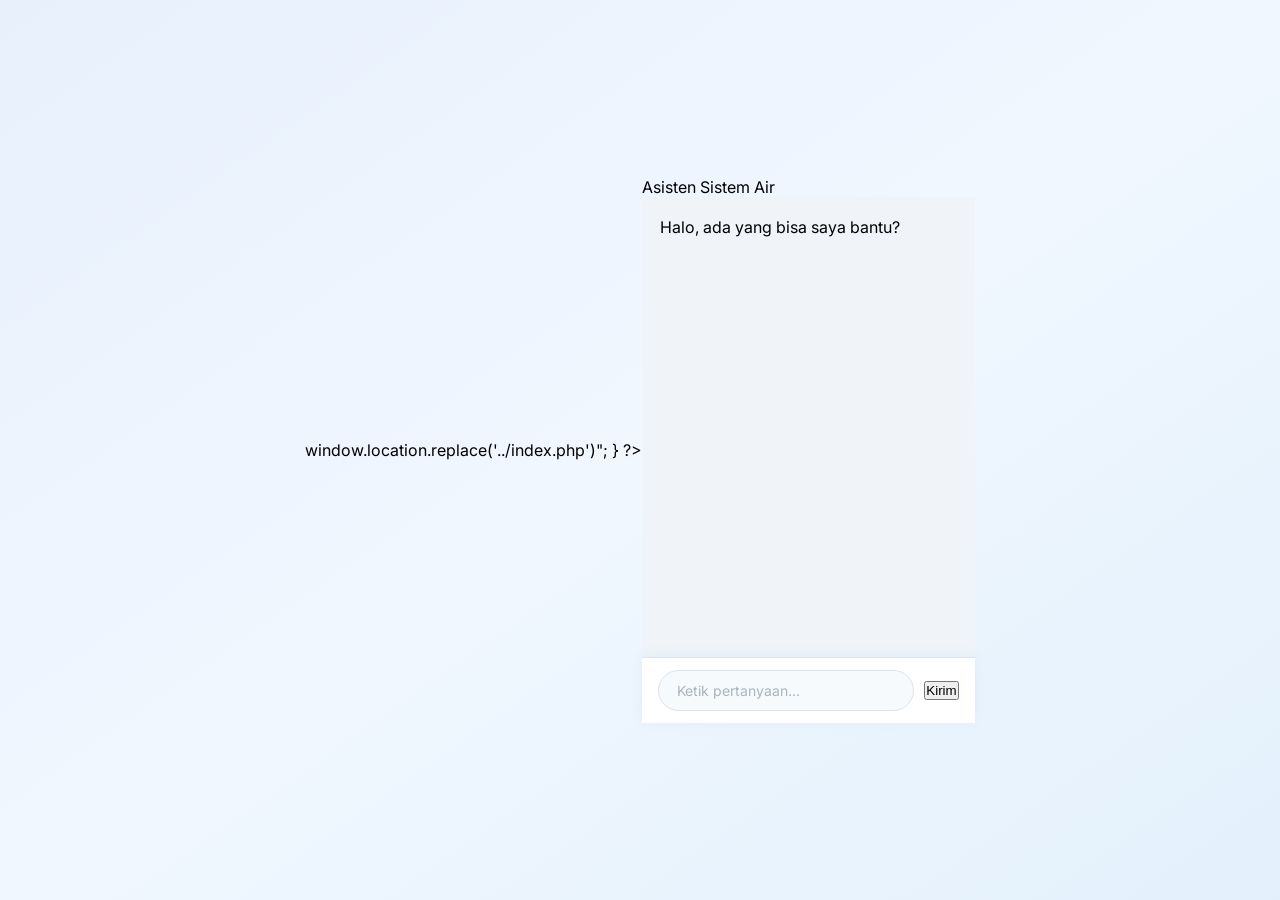
<file: chatbot/index.html>
<?php
session_start();

if (empty($_SESSION['user']) && empty($_SESSION['pass'])) {
    echo "<script>window.location.replace('../index.php')</script>";
}
?>

<!DOCTYPE html>
<html>

<head>
    <meta charset="UTF-8">
    <title>Chatbot Air</title>

    <link rel="stylesheet" href="style.css">

</head>

<body>

    <div class="chat-container">

        <div class="header">
            Asisten Sistem Air
        </div>

        <div id="chat-box">

            <div class="bot">
                Halo, ada yang bisa saya bantu?
            </div>

        </div>

        <div class="input-area">

            <input type="text" id="pesan" placeholder="Ketik pertanyaan...">

            <button onclick="kirimPesan()">
                Kirim
            </button>

        </div>

    </div>

    <script src="script.js"></script>

</body>

</html>
</file>
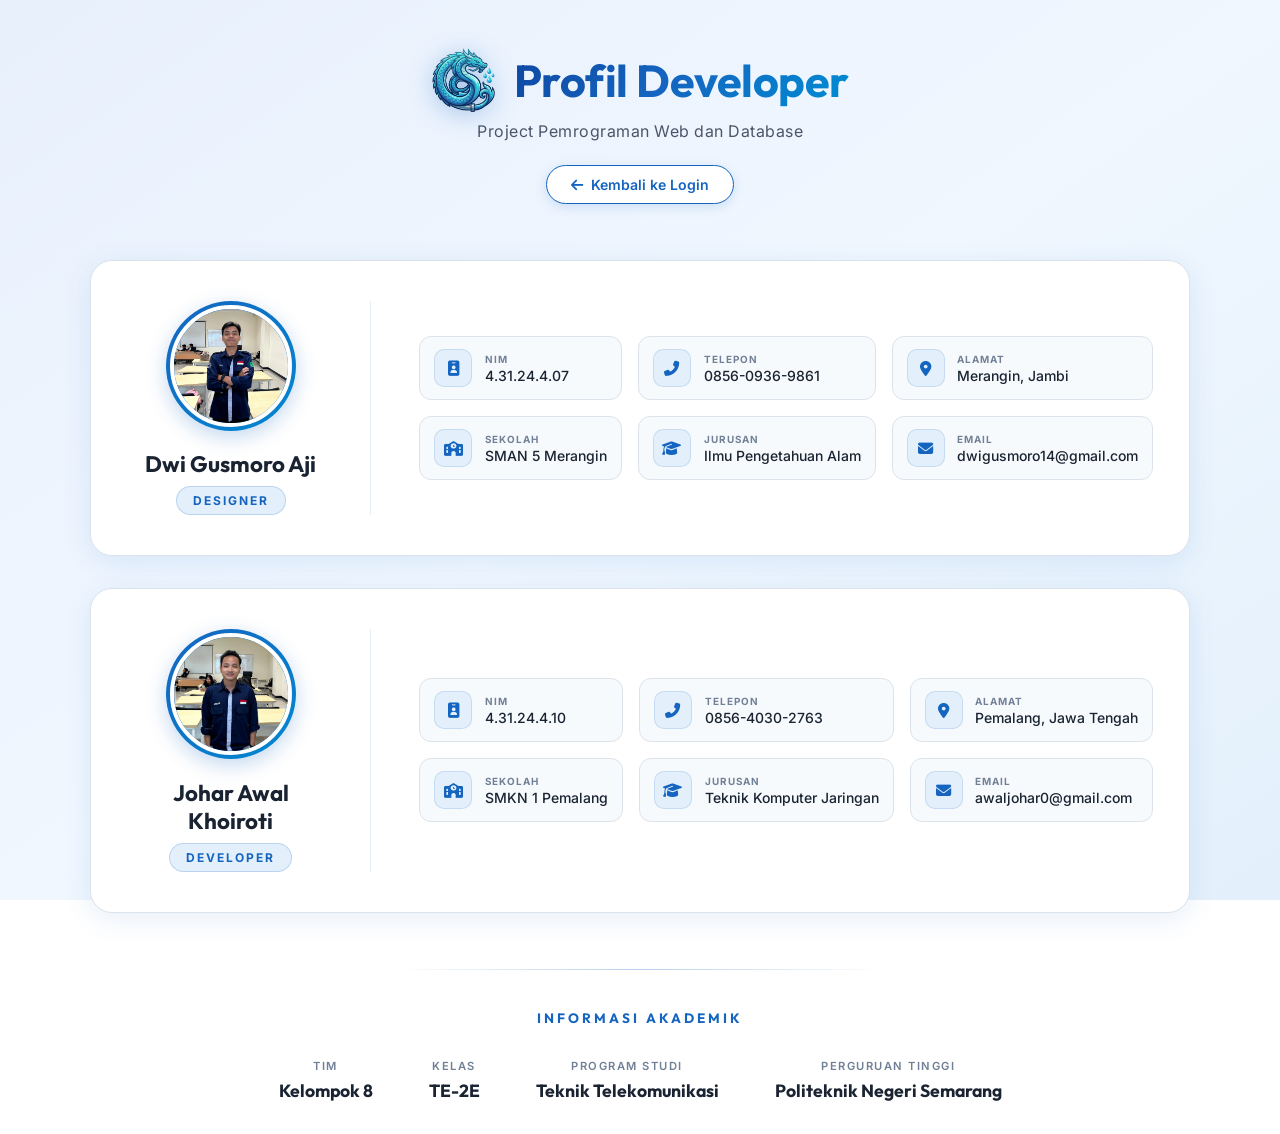
<file: profile.html>
<!DOCTYPE html>
<html lang="id">
<head>
    <meta charset="UTF-8">
    <meta name="viewport" content="width=device-width, initial-scale=1.0">
    <title>Profil Developer - Kelompok 8</title>
    <link rel="icon" type="icon.png" href="assets/img/Icon.png">
    <link href="https://fonts.googleapis.com/css2?family=Inter:wght@400;500;600;700&family=Outfit:wght@500;600;700&family=Plus+Jakarta+Sans:wght@400;500;600&display=swap" rel="stylesheet">
    <link rel="stylesheet" href="https://cdnjs.cloudflare.com/ajax/libs/font-awesome/6.4.0/css/all.min.css">
    <style>
        /* ===== RESET ===== */
        * {
            margin: 0;
            padding: 0;
            box-sizing: border-box;
        }

        body {
            font-family: 'Inter', 'Plus Jakarta Sans', sans-serif;
            background: linear-gradient(145deg, #e8f0fc 0%, #f0f7ff 50%, #e3f0fb 100%);
            background-attachment: fixed;
            color: #1a2332;
            min-height: 100vh;
            display: flex;
            flex-direction: column;
            align-items: center;
            padding: 3rem 1.5rem 2rem 1.5rem;
        }

        /* ===== HEADER ===== */
        .header {
            text-align: center;
            margin-bottom: 3.5rem;
        }

        /* ===== HEADER TITLE & LOGO ===== */
        .header-title {
            display: flex;
            align-items: center;
            justify-content: center;
            gap: 18px;
            margin-bottom: 0.5rem;
        }

        .header-logo {
            width: 64px;
            height: auto;
            filter: drop-shadow(0 4px 12px rgba(21, 101, 192, 0.3));
            transition: transform 0.3s ease;
        }

        .header-logo:hover {
            transform: scale(1.1) rotate(-5deg);
        }

        .header h1 {
            font-family: 'Outfit', 'Inter', sans-serif;
            font-size: 2.8rem;
            font-weight: 700;
            margin-bottom: 0;
            letter-spacing: -0.5px;
            background: linear-gradient(135deg, #0d47a1, #1565c0, #0288d1, #1565c0, #0d47a1);
            background-size: 200% auto;
            -webkit-background-clip: text;
            background-clip: text;
            -webkit-text-fill-color: transparent;
            animation: shineWalking 6s linear infinite;
        }

        @keyframes shineWalking {
            to { background-position: 200% center; }
        }

        .header p {
            color: #4a5568;
            font-size: 1rem;
            letter-spacing: 0.5px;
            margin-bottom: 1.5rem;
        }

        .btn-back {
            display: inline-flex;
            align-items: center;
            gap: 8px;
            padding: 10px 24px;
            background: #ffffff;
            color: #1565c0;
            text-decoration: none;
            border-radius: 50px;
            border: 1.5px solid #1565c0;
            font-weight: 600;
            font-size: 0.88rem;
            box-shadow: 0 3px 12px rgba(21, 101, 192, 0.15);
            transition: all 0.3s ease;
        }

        .btn-back:hover {
            background: #1565c0;
            color: #ffffff;
            transform: translateY(-2px);
            box-shadow: 0 6px 20px rgba(21, 101, 192, 0.3);
        }

        /* ===== CONTAINER & HORIZONTAL CARDS ===== */
        .container {
            display: flex;
            flex-direction: column;
            align-items: center;
            gap: 2rem;
            width: 100%;
            max-width: 1100px;
        }

        .profile-card {
            background: #ffffff;
            border: 1px solid #dde3ea;
            border-radius: 22px;
            padding: 2.5rem;
            width: 100%;
            display: flex;
            flex-direction: row;
            align-items: center;
            gap: 3rem;
            box-shadow: 0 6px 28px rgba(21, 101, 192, 0.1);
            transition: all 0.35s cubic-bezier(0.175, 0.885, 0.32, 1.275);
        }

        .profile-card:hover {
            transform: translateY(-6px);
            border-color: rgba(21, 101, 192, 0.25);
            box-shadow: 0 16px 40px rgba(21, 101, 192, 0.18);
        }

        /* BAGIAN KIRI KARTU */
        .profile-left {
            display: flex;
            flex-direction: column;
            align-items: center;
            min-width: 240px;
            text-align: center;
            border-right: 1px solid #e3f0fb;
            padding-right: 2.5rem;
        }

        .img-wrapper {
            width: 130px;
            height: 130px;
            border-radius: 50%;
            padding: 4px;
            background: linear-gradient(135deg, #1565c0, #0288d1);
            margin-bottom: 1.2rem;
            box-shadow: 0 6px 20px rgba(21, 101, 192, 0.25);
            transition: transform 0.3s ease;
        }

        .img-wrapper:hover {
            transform: scale(1.05);
        }

        .profile-img {
            width: 100%;
            height: 100%;
            border-radius: 50%;
            object-fit: cover;
            border: 4px solid #ffffff;
            cursor: pointer;
        }

        .dev-name {
            font-family: 'Outfit', 'Inter', sans-serif;
            font-size: 1.4rem;
            font-weight: 700;
            color: #1a2332;
            margin-bottom: 0.5rem;
        }

        .dev-role {
            font-size: 0.75rem;
            font-weight: 700;
            color: #1565c0;
            text-transform: uppercase;
            letter-spacing: 2px;
            background: #e3f0fb;
            padding: 6px 16px;
            border-radius: 50px;
            border: 1.5px solid rgba(21, 101, 192, 0.2);
        }

        /* BAGIAN KANAN KARTU */
        .profile-right {
            flex: 1;
            display: flex;
            align-items: center;
            width: 100%;
        }

        .info-list {
            width: 100%;
            display: grid;
            grid-template-columns: repeat(3, 1fr);
            gap: 1rem;
        }

        .info-item {
            display: flex;
            align-items: center;
            gap: 0.8rem;
            padding: 12px 14px;
            background: #f7fafd;
            border: 1px solid #dde3ea;
            border-radius: 12px;
            transition: all 0.25s cubic-bezier(0.4, 0, 0.2, 1);
        }

        .info-item:hover {
            background: #e3f0fb;
            border-color: rgba(21, 101, 192, 0.35);
            transform: translateY(-3px);
            box-shadow: 0 6px 18px rgba(21, 101, 192, 0.12);
        }

        .icon-box {
            width: 38px;
            height: 38px;
            border-radius: 10px;
            background: #e3f0fb;
            display: flex;
            align-items: center;
            justify-content: center;
            color: #1565c0;
            font-size: 0.95rem;
            flex-shrink: 0;
            transition: all 0.25s ease;
            border: 1px solid rgba(21, 101, 192, 0.15);
        }

        .info-item:hover .icon-box {
            background: linear-gradient(135deg, #1565c0, #0288d1);
            color: #ffffff;
            transform: scale(1.05);
            border-color: #1565c0;
        }

        .info-text {
            display: flex;
            flex-direction: column;
            overflow: hidden;
            width: 100%;
        }

        .info-label {
            font-size: 0.62rem;
            color: #718096;
            font-weight: 700;
            text-transform: uppercase;
            letter-spacing: 1px;
            margin-bottom: 2px;
        }

        .info-value {
            font-size: 0.875rem;
            color: #1a2332;
            font-weight: 500;
            white-space: nowrap;
            overflow: hidden;
            text-overflow: ellipsis;
        }

        /* ===== FOOTER INFO TIM ===== */
        .team-info-section {
            margin-top: 3.5rem;
            padding-top: 2.5rem;
            width: 100%;
            display: flex;
            flex-direction: column;
            align-items: center;
            position: relative;
        }

        .team-info-section::before {
            content: '';
            position: absolute;
            top: 0;
            left: 50%;
            transform: translateX(-50%);
            width: 40%;
            height: 1px;
            background: linear-gradient(90deg, transparent, rgba(21, 101, 192, 0.3), transparent);
        }

        .team-info-section h3 {
            font-family: 'Outfit', 'Inter', sans-serif;
            color: #1565c0;
            font-size: 0.85rem;
            font-weight: 700;
            text-transform: uppercase;
            letter-spacing: 3px;
            margin-bottom: 2rem;
        }

        .team-grid {
            display: flex;
            flex-wrap: wrap;
            justify-content: center;
            gap: 3.5rem;
        }

        .team-stat {
            display: flex;
            flex-direction: column;
            align-items: center;
            gap: 0.4rem;
        }

        .team-stat span {
            font-size: 0.7rem;
            color: #718096;
            text-transform: uppercase;
            letter-spacing: 1.5px;
            font-weight: 600;
        }

        .team-stat strong {
            font-family: 'Outfit', 'Inter', sans-serif;
            font-size: 1.1rem;
            color: #1a2332;
            font-weight: 700;
            text-align: center;
        }

        /* ===== CSS MODAL UNTUK ZOOM FOTO ===== */
        .modal {
            display: none;
            position: fixed;
            z-index: 1000;
            left: 0;
            top: 0;
            width: 100%;
            height: 100%;
            background-color: rgba(13, 71, 161, 0.7);
            backdrop-filter: blur(8px);
            display: flex;
            align-items: center;
            justify-content: center;
            opacity: 0;
            pointer-events: none;
            transition: opacity 0.3s ease;
        }

        .modal.show {
            opacity: 1;
            pointer-events: auto;
        }

        .modal-content {
            max-width: 90%;
            max-height: 85vh;
            border-radius: 20px;
            border: 4px solid #ffffff;
            box-shadow: 0 20px 60px rgba(13, 71, 161, 0.5);
            transform: scale(0.7);
            transition: transform 0.3s cubic-bezier(0.175, 0.885, 0.32, 1.275);
        }

        .modal.show .modal-content {
            transform: scale(1);
        }

        .close-btn {
            position: absolute;
            top: 30px;
            right: 40px;
            color: #ffffff;
            font-size: 40px;
            font-weight: bold;
            cursor: pointer;
            transition: color 0.3s;
            text-shadow: 0 2px 8px rgba(0,0,0,0.3);
        }

        .close-btn:hover {
            color: #e3f0fb;
        }

        /* ===== RESPONSIVE ===== */
        @media (max-width: 1024px) {
            .info-list { grid-template-columns: repeat(2, 1fr); }
        }

        @media (max-width: 768px) {
            .header-title {
                flex-direction: column;
                gap: 10px;
            }
            .header h1 { font-size: 2.2rem; }
            .profile-card {
                flex-direction: column;
                padding: 2rem 1.5rem;
                gap: 2rem;
            }
            .profile-left {
                min-width: 100%;
                border-right: none;
                border-bottom: 1px solid #e3f0fb;
                padding-right: 0;
                padding-bottom: 2rem;
            }
            .info-list { grid-template-columns: 1fr; }
            .team-grid {
                flex-direction: column;
                align-items: center;
                gap: 2rem;
            }
        }
    </style>
</head>
<body>

    <header class="header">
        <div class="header-title">
            <img src="assets/img/Icon.png" alt="Logo Kelompok 8" class="header-logo">
            <h1>Profil Developer</h1>
        </div>
        <p>Project Pemrograman Web dan Database</p>
        <a href="index.php" class="btn-back"><i class="fas fa-arrow-left"></i> Kembali ke Login</a>
    </header>

    <div class="container">
        <div class="profile-card">
            <div class="profile-left">
                <div class="img-wrapper">
                    <img src="assets/img/Aji.jpeg" alt="Dwi Gusmoro Aji" class="profile-img">
                </div>
                <h2 class="dev-name">Dwi Gusmoro Aji</h2>
                <div class="dev-role">Designer</div>
            </div>

            <div class="profile-right">
                <div class="info-list">
                    <div class="info-item">
                        <div class="icon-box"><i class="fas fa-id-badge"></i></div>
                        <div class="info-text">
                            <span class="info-label">NIM</span>
                            <span class="info-value">4.31.24.4.07</span>
                        </div>
                    </div>
                    <div class="info-item">
                        <div class="icon-box"><i class="fa-solid fa-phone-flip"></i></div>
                        <div class="info-text">
                            <span class="info-label">Telepon</span>
                            <span class="info-value">0856-0936-9861</span>
                        </div>
                    </div>
                    <div class="info-item">
                        <div class="icon-box"><i class="fas fa-map-marker-alt"></i></div>
                        <div class="info-text">
                            <span class="info-label">Alamat</span>
                            <span class="info-value">Merangin, Jambi</span>
                        </div>
                    </div>
                    <div class="info-item">
                        <div class="icon-box"><i class="fas fa-school"></i></div>
                        <div class="info-text">
                            <span class="info-label">Sekolah</span>
                            <span class="info-value" title="SMAN 5 Merangin">SMAN 5 Merangin</span>
                        </div>
                    </div>
                    <div class="info-item">
                        <div class="icon-box"><i class="fas fa-graduation-cap"></i></div>
                        <div class="info-text">
                            <span class="info-label">Jurusan</span>
                            <span class="info-value" title="Ilmu Pengetahuan Alam">Ilmu Pengetahuan Alam</span>
                        </div>
                    </div>
                    <div class="info-item">
                        <div class="icon-box"><i class="fas fa-envelope"></i></div>
                        <div class="info-text">
                            <span class="info-label">Email</span>
                            <span class="info-value" title="dwigusmoro14@gmail.com">dwigusmoro14@gmail.com</span>
                        </div>
                    </div>
                </div>
            </div>
        </div>

        <div class="profile-card">
            <div class="profile-left">
                <div class="img-wrapper">
                    <img src="assets/img/Johar.jpeg" alt="Johar Awal Khoiroti" class="profile-img">
                </div>
                <h2 class="dev-name">Johar Awal Khoiroti</h2>
                <div class="dev-role">Developer</div>
            </div>

            <div class="profile-right">
                <div class="info-list">
                    <div class="info-item">
                        <div class="icon-box"><i class="fas fa-id-badge"></i></div>
                        <div class="info-text">
                            <span class="info-label">NIM</span>
                            <span class="info-value">4.31.24.4.10</span>
                        </div>
                    </div>
                    <div class="info-item">
                        <div class="icon-box"><i class="fa-solid fa-phone-flip"></i></div>
                        <div class="info-text">
                            <span class="info-label">Telepon</span>
                            <span class="info-value">0856-4030-2763</span>
                        </div>
                    </div>
                    <div class="info-item">
                        <div class="icon-box"><i class="fas fa-map-marker-alt"></i></div>
                        <div class="info-text">
                            <span class="info-label">Alamat</span>
                            <span class="info-value">Pemalang, Jawa Tengah</span>
                        </div>
                    </div>
                    <div class="info-item">
                        <div class="icon-box"><i class="fas fa-school"></i></div>
                        <div class="info-text">
                            <span class="info-label">Sekolah</span>
                            <span class="info-value" title="SMKN 1 Pemalang">SMKN 1 Pemalang</span>
                        </div>
                    </div>
                    <div class="info-item">
                        <div class="icon-box"><i class="fas fa-graduation-cap"></i></div>
                        <div class="info-text">
                            <span class="info-label">Jurusan</span>
                            <span class="info-value" title="Teknik Komputer Jaringan">Teknik Komputer Jaringan</span>
                        </div>
                    </div>
                    <div class="info-item">
                        <div class="icon-box"><i class="fas fa-envelope"></i></div>
                        <div class="info-text">
                            <span class="info-label">Email</span>
                            <span class="info-value" title="awaljohar0@gmail.com">awaljohar0@gmail.com</span>
                        </div>
                    </div>
                </div>
            </div>
        </div>
    </div>

    <div class="team-info-section">
        <h3>Informasi Akademik</h3>
        <div class="team-grid">
            <div class="team-stat">
                <span>Tim</span>
                <strong>Kelompok 8</strong>
            </div>
            <div class="team-stat">
                <span>Kelas</span>
                <strong>TE-2E</strong>
            </div>
            <div class="team-stat">
                <span>Program Studi</span>
                <strong>Teknik Telekomunikasi</strong>
            </div>
            <div class="team-stat">
                <span>Perguruan Tinggi</span>
                <strong>Politeknik Negeri Semarang</strong>
            </div>
        </div>
    </div>

    <div id="imageModal" class="modal">
        <span class="close-btn">&times;</span>
        <img class="modal-content" id="zoomedImg">
    </div>

    <script>
        // Mengambil elemen modal dan gambar di dalamnya
        const modal = document.getElementById("imageModal");
        const modalImg = document.getElementById("zoomedImg");
        const closeBtn = document.querySelector(".close-btn");
        
        // Mengambil semua gambar profil
        const profileImages = document.querySelectorAll(".profile-img");

        // Menambahkan event listener ke setiap gambar profil
        profileImages.forEach(img => {
            img.addEventListener("click", function() {
                modal.classList.add("show");
                modalImg.src = this.src; 
            });
        });

        // Menutup modal jika tombol 'X' diklik
        closeBtn.addEventListener("click", function() {
            modal.classList.remove("show");
        });

        // Menutup modal jika area gelap di luar gambar diklik
        modal.addEventListener("click", function(event) {
            if (event.target === modal) {
                modal.classList.remove("show");
            }
        });
    </script>

</body>
</html>
</file>
<file: chatbot/style.css>
@import url('https://fonts.googleapis.com/css2?family=Inter:wght@400;500;600;700&display=swap');

* {
    margin: 0;
    padding: 0;
    box-sizing: border-box;
}

body {
    font-family: 'Inter', Arial, sans-serif;
    background: linear-gradient(145deg, #e8f0fc 0%, #f0f7ff 50%, #e3f0fb 100%);
    min-height: 100vh;
    display: flex;
    align-items: center;
    justify-content: center;
    padding: 20px;
}

.chat-wrapper {
    width: 100%;
    max-width: 760px;
    border-radius: 20px;
    box-shadow: 0 12px 50px rgba(21, 101, 192, 0.2);
    overflow: hidden;
}

/* ===================== HEADER ===================== */
.chat-header {
    background: linear-gradient(135deg, #0d47a1, #1565c0, #0288d1);
    border-radius: 0;
    padding: 18px 22px;
    display: flex;
    align-items: center;
    gap: 14px;
    box-shadow: 0 4px 20px rgba(13, 71, 161, 0.3);
}

.header-avatar {
    width: 48px;
    height: 48px;
    background: rgba(255,255,255,0.2);
    border-radius: 50%;
    display: flex;
    align-items: center;
    justify-content: center;
    font-size: 22px;
    flex-shrink: 0;
    border: 2px solid rgba(255,255,255,0.3);
}

.header-info {
    flex: 1;
}

.header-title {
    color: #fff;
    font-size: 16px;
    font-weight: 700;
    letter-spacing: 0.3px;
}

.header-sub {
    color: rgba(255,255,255,0.75);
    font-size: 12px;
    margin-top: 2px;
}

.header-status {
    display: flex;
    align-items: center;
    gap: 6px;
    color: rgba(255,255,255,0.9);
    font-size: 12px;
    font-weight: 500;
}

.status-dot {
    width: 9px;
    height: 9px;
    background: #69f0ae;
    border-radius: 50%;
    animation: pulse 2s infinite;
}

@keyframes pulse {
    0%, 100% { box-shadow: 0 0 0 0 rgba(105, 240, 174, 0.5); }
    50%       { box-shadow: 0 0 0 6px rgba(105, 240, 174, 0); }
}

/* ===================== USER BADGE ===================== */
.user-badge {
    background: rgba(21, 101, 192, 0.06);
    border: none;
    border-bottom: 1px solid #dde3ea;
    border-radius: 0;
    padding: 9px 22px;
    display: flex;
    align-items: center;
    gap: 8px;
    font-size: 12px;
    color: #4a5568;
}

.user-badge span {
    font-weight: 600;
    color: #1565c0;
}

.role-chip {
    background: #e3f0fb;
    padding: 2px 10px;
    border-radius: 20px;
    font-size: 11px;
    font-weight: 600;
    color: #1565c0;
    text-transform: capitalize;
    border: 1px solid rgba(21, 101, 192, 0.2);
}

/* ===================== CHAT BOX ===================== */
#chat-box {
    background: #f0f4f8;
    height: 460px;
    overflow-y: auto;
    padding: 20px 18px;
    display: flex;
    flex-direction: column;
    gap: 12px;
    scroll-behavior: smooth;
}

#chat-box::-webkit-scrollbar { width: 5px; }
#chat-box::-webkit-scrollbar-track { background: transparent; }
#chat-box::-webkit-scrollbar-thumb { background: rgba(21, 101, 192, 0.25); border-radius: 10px; }

/* ===================== PESAN ===================== */
.msg-row {
    display: flex;
    align-items: flex-end;
    gap: 8px;
    animation: fadeUp 0.3s ease;
}

@keyframes fadeUp {
    from { opacity: 0; transform: translateY(10px); }
    to   { opacity: 1; transform: translateY(0); }
}

.msg-row.user-row {
    flex-direction: row-reverse;
}

.msg-avatar {
    width: 32px;
    height: 32px;
    border-radius: 50%;
    display: flex;
    align-items: center;
    justify-content: center;
    font-size: 14px;
    flex-shrink: 0;
    margin-bottom: 2px;
}

.msg-avatar.bot-av  { background: linear-gradient(135deg, #0d47a1, #1565c0); color: #fff; }
.msg-avatar.user-av { background: linear-gradient(135deg, #1565c0, #0288d1); color: #fff; }

.msg-content {
    max-width: 75%;
    display: flex;
    flex-direction: column;
    gap: 3px;
}

.msg-bubble {
    padding: 11px 15px;
    border-radius: 18px;
    font-size: 14px;
    line-height: 1.55;
    box-shadow: 0 2px 8px rgba(0,0,0,0.07);
}

.bot-bubble {
    background: #ffffff;
    color: #1a2332;
    border-radius: 4px 18px 18px 18px;
    border-left: 3px solid #1565c0;
}

.user-bubble {
    background: linear-gradient(135deg, #1565c0, #0288d1);
    color: #ffffff;
    border-radius: 18px 4px 18px 18px;
}

.msg-time {
    font-size: 10px;
    color: #90a4ae;
    padding: 0 4px;
}

.msg-row.user-row .msg-time { text-align: right; }

/* ===================== TYPING INDICATOR ===================== */
.typing-indicator {
    display: flex;
    align-items: center;
    gap: 8px;
    animation: fadeUp 0.3s ease;
}

.typing-bubble {
    background: #fff;
    border-radius: 18px;
    padding: 12px 16px;
    display: flex;
    gap: 5px;
    align-items: center;
    border-left: 3px solid #1565c0;
    box-shadow: 0 2px 8px rgba(0,0,0,0.07);
}

.typing-dot {
    width: 7px;
    height: 7px;
    background: #90a4ae;
    border-radius: 50%;
    animation: typingAnim 1.2s infinite;
}

.typing-dot:nth-child(2) { animation-delay: 0.2s; }
.typing-dot:nth-child(3) { animation-delay: 0.4s; }

@keyframes typingAnim {
    0%, 60%, 100% { transform: translateY(0); background: #90a4ae; }
    30%            { transform: translateY(-6px); background: #1565c0; }
}

/* ===================== QUICK REPLIES ===================== */
.quick-replies {
    background: #f7fafd;
    padding: 10px 18px;
    border-top: 1px solid #dde3ea;
    display: flex;
    flex-wrap: wrap;
    gap: 7px;
}

.quick-btn {
    background: #ffffff;
    border: 1.5px solid #1565c0;
    color: #1565c0;
    padding: 5px 14px;
    border-radius: 20px;
    font-size: 12px;
    font-weight: 500;
    cursor: pointer;
    transition: all 0.2s ease;
    font-family: 'Inter', sans-serif;
}

.quick-btn:hover {
    background: linear-gradient(135deg, #1565c0, #0288d1);
    color: #fff;
    border-color: transparent;
    transform: translateY(-1px);
    box-shadow: 0 4px 12px rgba(21, 101, 192, 0.3);
}

/* ===================== INPUT AREA ===================== */
.input-area {
    background: #fff;
    border-radius: 0;
    border-top: 1px solid #dde3ea;
    display: flex;
    align-items: center;
    padding: 12px 16px;
    gap: 10px;
    box-shadow: 0 -2px 12px rgba(21, 101, 192, 0.06);
}

.input-area input {
    flex: 1;
    border: 1.5px solid #dde3ea;
    border-radius: 25px;
    padding: 11px 18px;
    font-size: 14px;
    font-family: 'Inter', sans-serif;
    outline: none;
    color: #1a2332;
    background: #f7fafd;
    transition: border-color 0.2s ease, box-shadow 0.2s ease;
}

.input-area input:focus {
    border-color: #1565c0;
    box-shadow: 0 0 0 3px rgba(21, 101, 192, 0.12);
    background: #fff;
}

.input-area input::placeholder { color: #aab4be; }

.btn-send {
    width: 44px;
    height: 44px;
    border-radius: 50%;
    border: none;
    background: linear-gradient(135deg, #1565c0, #0288d1);
    color: #fff;
    font-size: 17px;
    cursor: pointer;
    display: flex;
    align-items: center;
    justify-content: center;
    transition: all 0.2s ease;
    box-shadow: 0 4px 14px rgba(21, 101, 192, 0.4);
    flex-shrink: 0;
}

.btn-send:hover {
    transform: scale(1.1) rotate(5deg);
    box-shadow: 0 6px 20px rgba(21, 101, 192, 0.55);
}

.btn-send:active { transform: scale(0.95); }

/* ===================== RESPONSIVE ===================== */
@media (max-width: 520px) {
    body { padding: 0; align-items: flex-start; }
    .chat-wrapper { max-width: 100%; border-radius: 0; }
    .chat-header { border-radius: 0; }
    .input-area { border-radius: 0; }
    #chat-box { height: calc(100vh - 220px); }
    .msg-content { max-width: 85%; }
}
</file>
